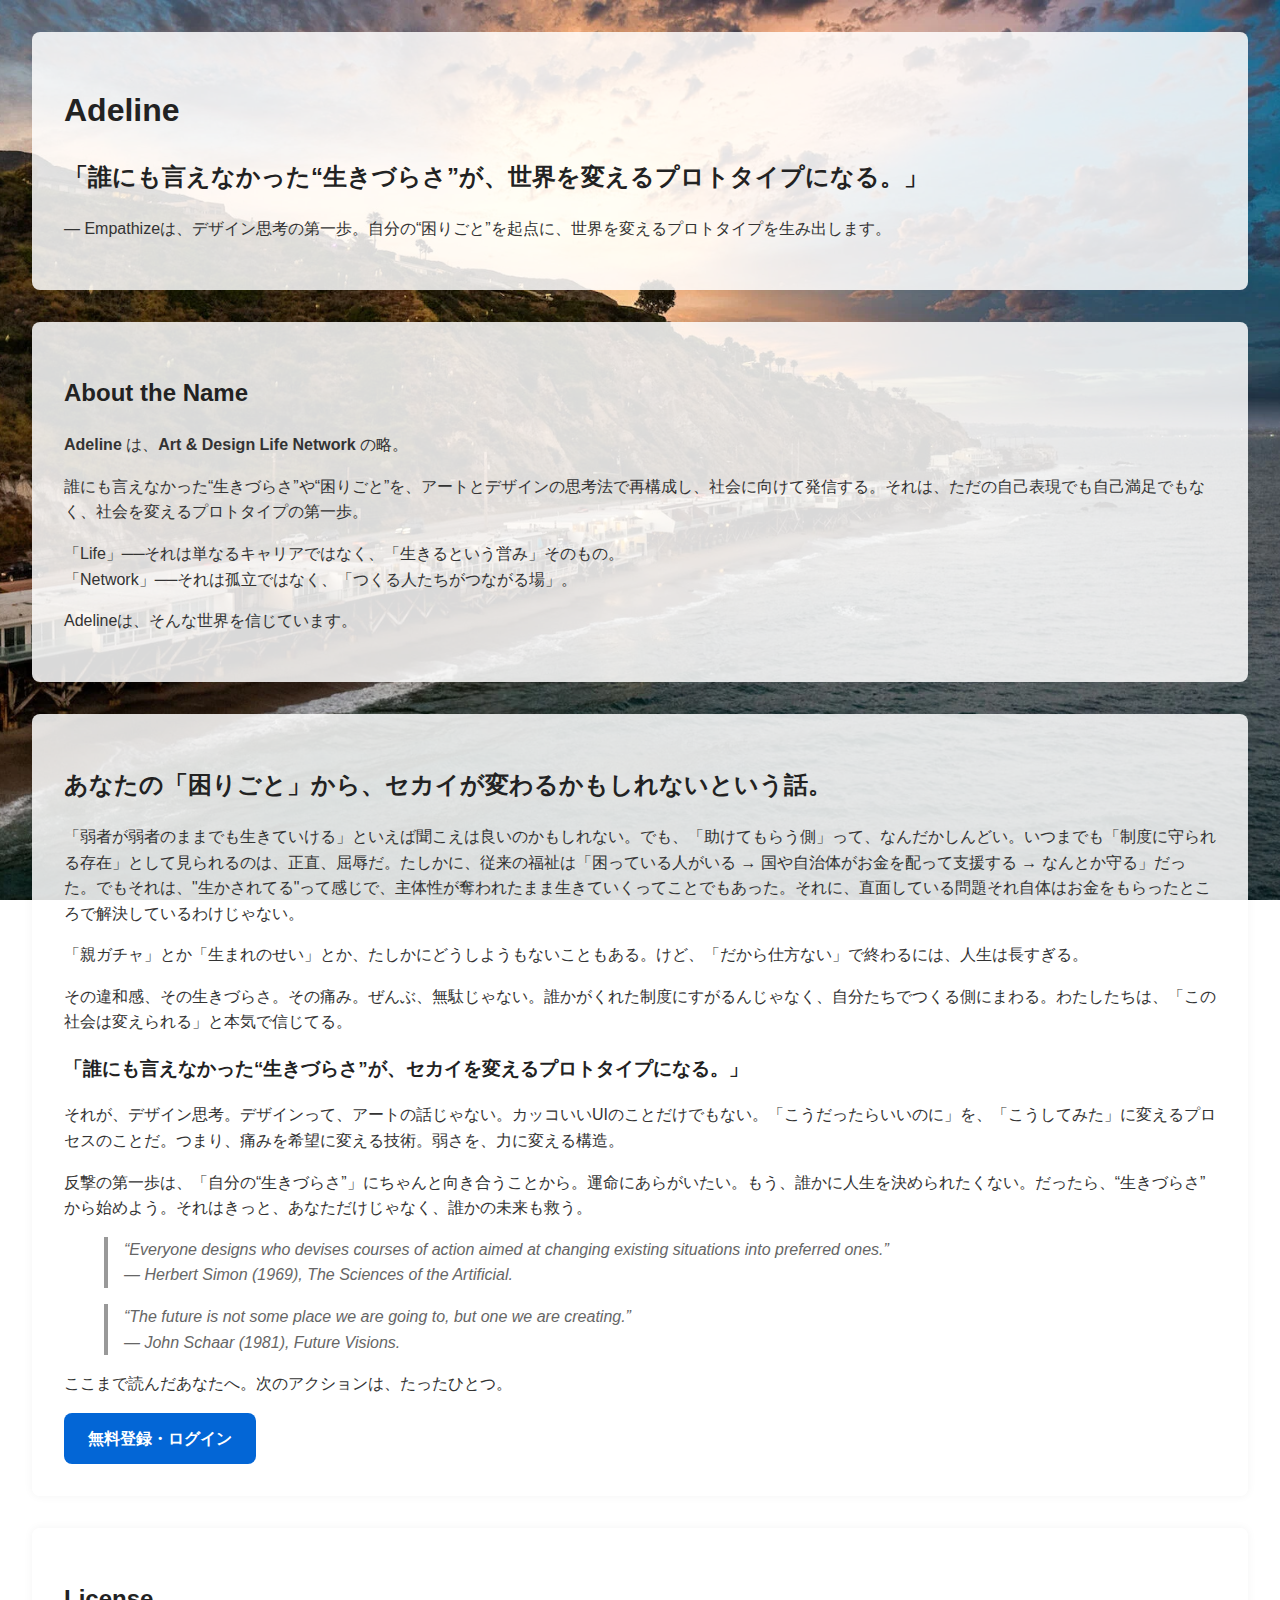
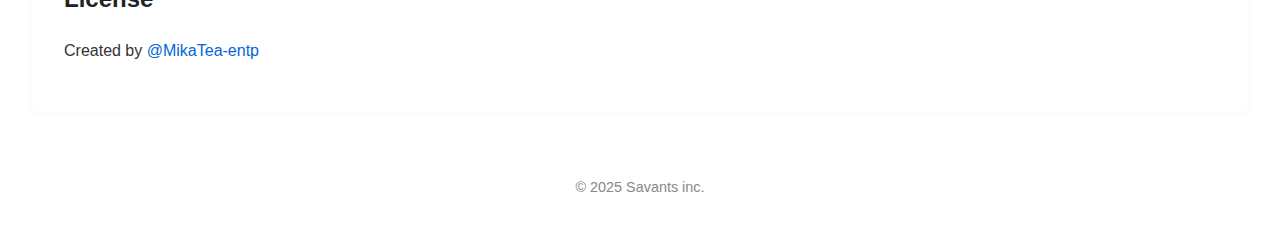
<file: index.html>
<!DOCTYPE html>
<html lang="en">
<head>
<meta charset="UTF-8" />
<meta name="viewport" content="width=device-width, initial-scale=1.0"/>
<title>Adeline</title>
<link rel="icon" href="https://mikatea.sakura.ne.jp/Adeline/auth/favicon.ico" type="image/x-icon">
<style>
    body {
        font-family: 'Segoe UI', Tahoma, Geneva, Verdana, sans-serif;
        background-color: #f7f7f7;
        color: #333;
        line-height: 1.6;
        margin: 0;
        padding: 2rem;
    }
    h1, h2, h3 {
        color: #222;
    }
    blockquote {
        border-left: 4px solid #999;
        padding-left: 1rem;
        color: #666;
        font-style: italic;
    }
    code {
        background: #eee;
        padding: 2px 4px;
        border-radius: 4px;
    }
    .section {
        background: rgba(255, 255, 255, 0.85); /* 背景のみ透明 */
        padding: 2rem;
        margin-bottom: 2rem;
        border-radius: 8px;
        box-shadow: 0 0 10px rgba(0,0,0,0.05);
    }
    ul {
        padding-left: 1.5rem;
    }
    a {
        color: #0366d6;
        text-decoration: none;
    }
    a:hover {
        text-decoration: underline;
    }
    footer {
        text-align: center;
        font-size: 0.9rem;
        color: #888;
        margin-top: 4rem;
    }
    body {
        font-family: 'Segoe UI', Tahoma, Geneva, Verdana, sans-serif;
        background: url("./Malibu.jpg") center center / cover no-repeat fixed;
        color: #333;
        line-height: 1.6;
        margin: 0;
        padding: 2rem;
    }
    .cta-button {
    display: inline-block;
    background-color: #0366d6;
    color: white;
    padding: 0.8rem 1.5rem;
    border-radius: 8px;
    font-weight: bold;
    text-decoration: none;
    transition: background-color 0.3s ease;
    }
    .cta-button:hover {
        background-color: #024a9c;
    }
</style>
</head>
<body>

    <div class="section">
        <h1>Adeline</h1>
        <h2>「誰にも言えなかった“生きづらさ”が、世界を変えるプロトタイプになる。」</h2>
        <p>— Empathizeは、デザイン思考の第一歩。自分の“困りごと”を起点に、世界を変えるプロトタイプを生み出します。</p>
    </div>
        
    <div class="section">
        <h2>About the Name</h2>
        <p><strong>Adeline</strong> は、<strong>Art & Design Life Network</strong> の略。</p>
        <p>誰にも言えなかった“生きづらさ”や“困りごと”を、アートとデザインの思考法で再構成し、社会に向けて発信する。それは、ただの自己表現でも自己満足でもなく、社会を変えるプロトタイプの第一歩。</p>
        <p>「Life」──それは単なるキャリアではなく、「生きるという営み」そのもの。<br>
        「Network」──それは孤立ではなく、「つくる人たちがつながる場」。</p>
        <p>Adelineは、そんな世界を信じています。</p>
    </div>

    <div class="section">
        <h2>あなたの「困りごと」から、セカイが変わるかもしれないという話。</h2>
        <p>「弱者が弱者のままでも生きていける」といえば聞こえは良いのかもしれない。でも、「助けてもらう側」って、なんだかしんどい。いつまでも「制度に守られる存在」として見られるのは、正直、屈辱だ。たしかに、従来の福祉は「困っている人がいる → 国や自治体がお金を配って支援する → なんとか守る」だった。でもそれは、"生かされてる"って感じで、主体性が奪われたまま生きていくってことでもあった。それに、直面している問題それ自体はお金をもらったところで解決しているわけじゃない。</p>
        <p>「親ガチャ」とか「生まれのせい」とか、たしかにどうしようもないこともある。けど、「だから仕方ない」で終わるには、人生は長すぎる。</p>
        <p>その違和感、その生きづらさ。その痛み。ぜんぶ、無駄じゃない。誰かがくれた制度にすがるんじゃなく、自分たちでつくる側にまわる。わたしたちは、「この社会は変えられる」と本気で信じてる。</p>

        <h3>「誰にも言えなかった“生きづらさ”が、セカイを変えるプロトタイプになる。」</h3>
        <p>それが、デザイン思考。デザインって、アートの話じゃない。カッコいいUIのことだけでもない。「こうだったらいいのに」を、「こうしてみた」に変えるプロセスのことだ。つまり、痛みを希望に変える技術。弱さを、力に変える構造。</p>

        <p>反撃の第一歩は、「自分の“生きづらさ”」にちゃんと向き合うことから。運命にあらがいたい。もう、誰かに人生を決められたくない。だったら、“生きづらさ”から始めよう。それはきっと、あなただけじゃなく、誰かの未来も救う。</p>
        
        <blockquote>
        “Everyone designs who devises courses of action aimed at changing existing situations into preferred ones.”<br />
        <i>— Herbert Simon (1969), The Sciences of the Artificial.</i> <br/>
        </blockquote>
        <blockquote>
        “The future is not some place we are going to, but one we are creating.”<br />
        <i>— John Schaar (1981), Future Visions.</i> <br/>
        </blockquote>

        <p>ここまで読んだあなたへ。次のアクションは、たったひとつ。</p>
        <a href="../auth/auth.html" class="cta-button">無料登録・ログイン</a>
    </div>

    <div class="section">
        <h2>License</h2>
        <p>Created by <a href="https://github.com/MikaTea-entp" target="_blank">@MikaTea-entp</a></p>
    </div>

    <footer>
        &copy; 2025 Savants inc.
    </footer>

</body>
</html>
</file>
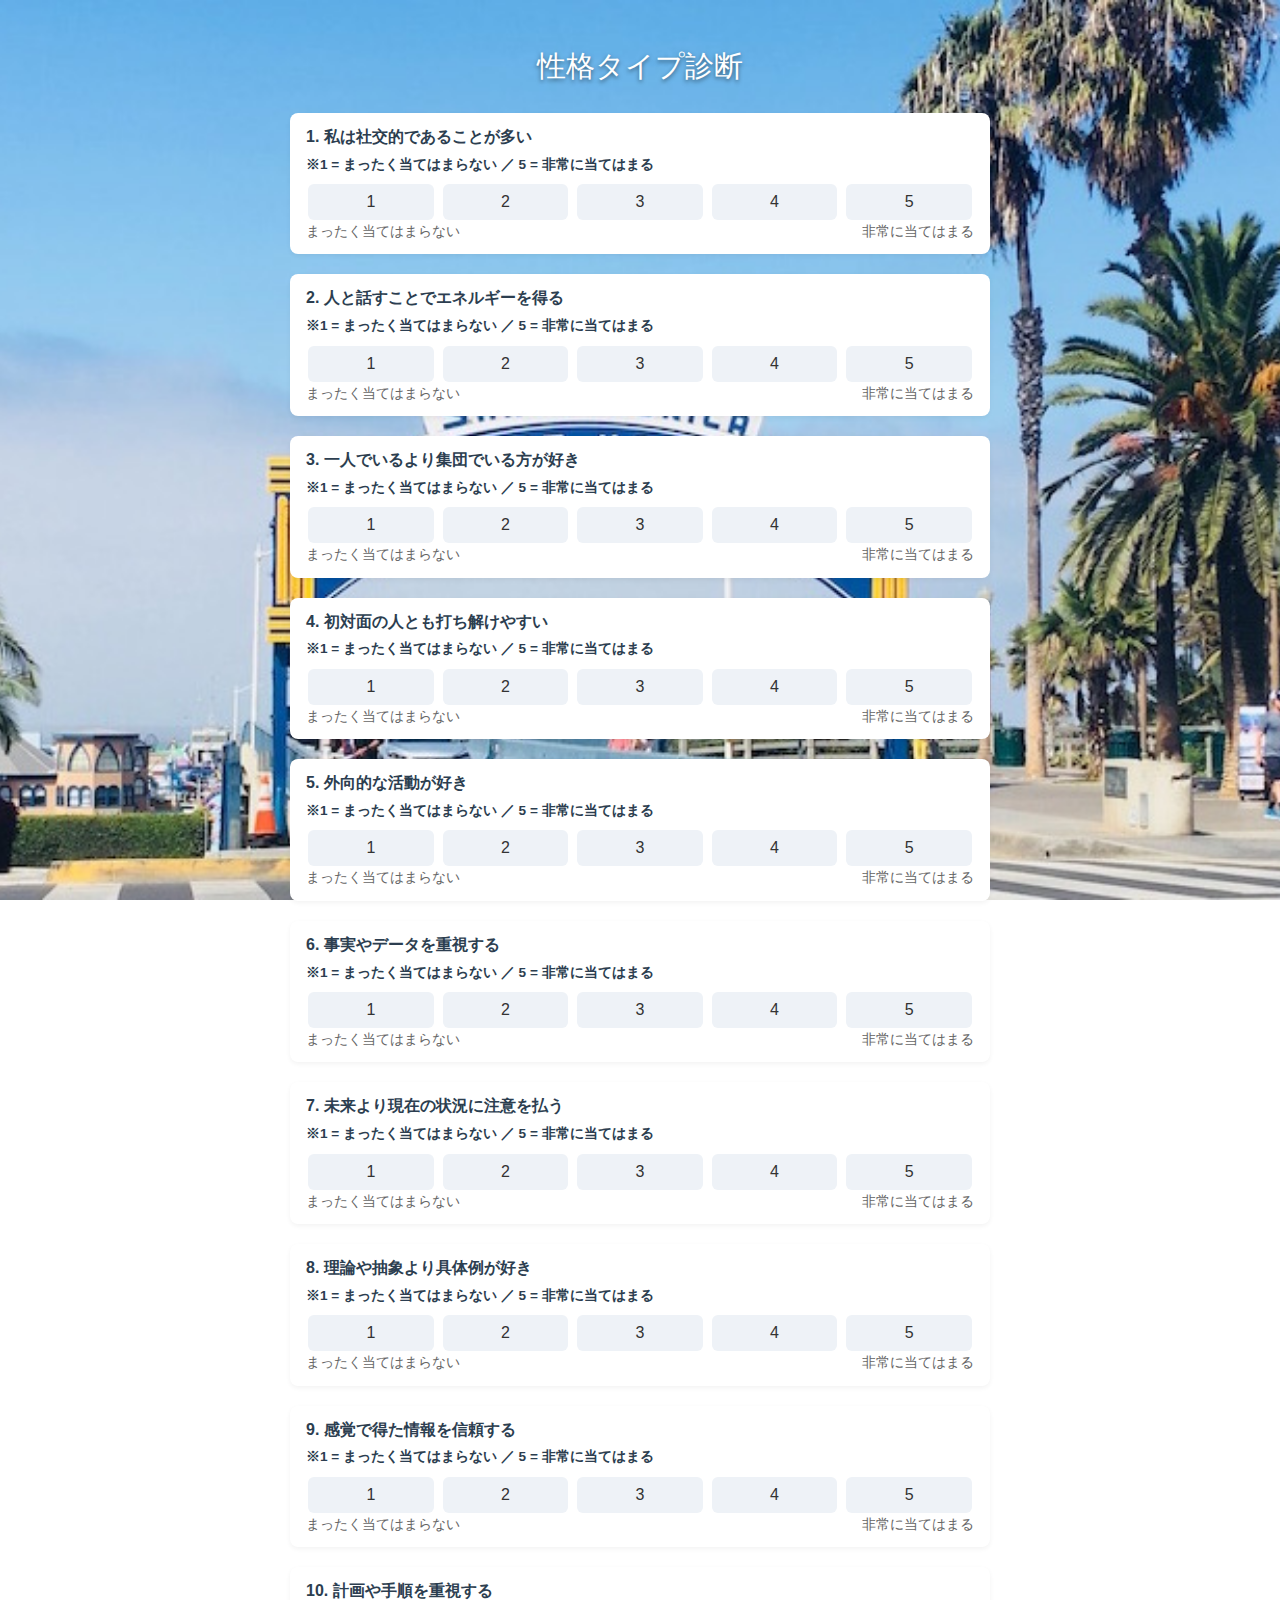
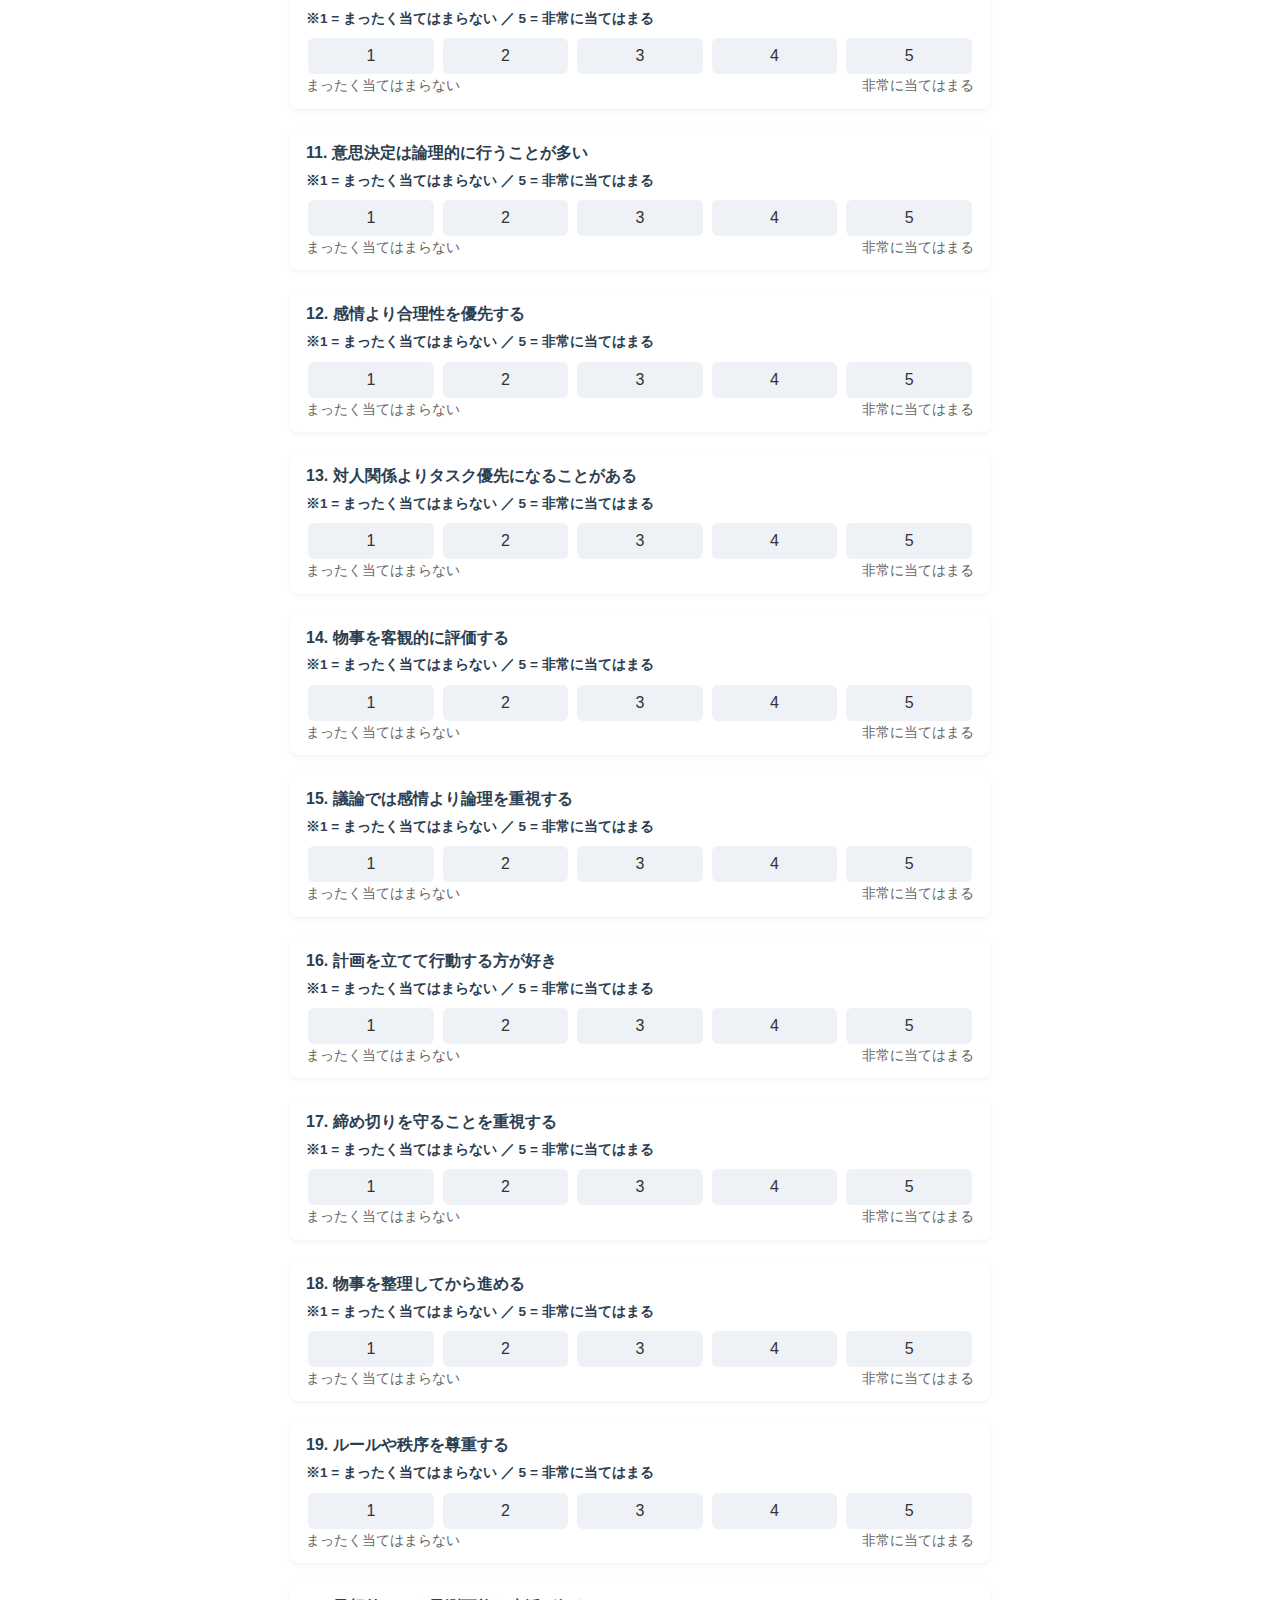
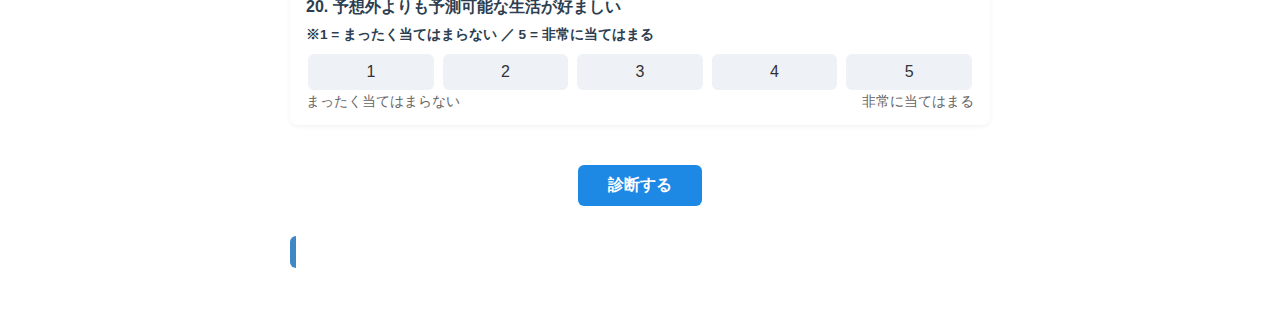
<file: mbti.html>
<!DOCTYPE html>
<html lang="ja">
<head>
<meta charset="UTF-8" />
<title>16タイプ性格診断</title>
    <link rel="stylesheet" href="reset.css" />
    <link rel="stylesheet" href="mbti_style.css" />
    <link rel="icon" href="https://mikatea.sakura.ne.jp/Adeline/auth/favicon.ico" type="image/x-icon">
<style>
body { font-family: sans-serif; max-width: 700px; margin: 20px auto; }
h1 { text-align: center; }
    .question { margin: 20px 0; }
    .scale { display: flex; justify-content: space-between; margin-top: 8px; }
    .scale label {
        flex: 1;
        text-align: center;
        background: #eef2f7;
        padding: 10px;
        border-radius: 6px;
        margin: 0 2px;
        cursor: pointer;
    }
    .scale-labels {
        display: flex;
        justify-content: space-between;
        font-size: 0.9rem;
        color: #666;
        margin-top: 4px;
    }
    .scale-hint {
        font-size: 0.85rem;
        color: #999;
        margin-top: 4px;
    }
button {
        margin: 40px auto 20px;
        padding: 10px 30px;
        display: block;
        background-color: #1e88e5;
        color: white;
        border: none;
        border-radius: 6px;
        font-size: 1rem;
        cursor: pointer;
    }
    .result {
        margin-top: 30px;
        font-weight: bold;
        font-size: 1.2rem;
        text-align: center;
    }
    .summary-note {
        font-size: 0.85rem;
        color: #777;
        text-align: center;
        margin-top: 20px;
    }
</style>
</head>
<body>

<h1>性格タイプ診断</h1>

<form id="mbtiForm"></form>
<button type="button" onclick="calculateMBTI()">診断する</button>
<div class="result" id="result"></div>

<script>
    const explanations = {
        'ISTJ': 'ロジスティシャンは現実的かつファクト重視の気質があり、とても頼りがいがあります。',
        'ESTJ': '幹部は“まとめ役”として非常に優れていて、人やものごとを管理するのが飛び抜けて上手です。',
        'ISFJ': '擁護者は献身的かつ友好的で、周りの人を守ります。',
        'ESFJ': '領事は面倒見が良く、社交的でコミュニティを大切にします。',
        'ISTP': '巨匠は独創的かつ現実的で、新しいことを試すのが大好きです。',
        'ESTP': '起業家はエネルギッシュで洞察力が鋭く、危険も楽しみます。',
        'ISFP': '冒険家は柔軟で魅力的、探究心旺盛です。',
        'ESFP': 'エンターテイナーは熱意にあふれ、周囲を楽しませます。',
        'INFJ': '提唱者は静かなビジョナリーで理想主義的です。',
        'ENFJ': '主人公は楽観的で周囲をインスパイアします。',
        'INFP': '仲介者は優しく詩的で、大義を重んじます。',
        'ENFP': '運動家は自由奔放でクリエイティブ、社交的です。',
        'INTJ': '建築家は独創的かつ戦略的で計画的です。',
        'ENTJ': '指揮官は大胆で意思が強く、解決力に優れます。',
        'INTP': '論理学者は創造力豊かで知識欲が強いです。',
        'ENTP': '討論者は好奇心旺盛で知的な難題が大好きです。'
    };

    const questions = [
        {axis: 'EI', text: '私は社交的であることが多い'},
        {axis: 'EI', text: '人と話すことでエネルギーを得る'},
        {axis: 'EI', text: '一人でいるより集団でいる方が好き'},
        {axis: 'EI', text: '初対面の人とも打ち解けやすい'},
        {axis: 'EI', text: '外向的な活動が好き'},

        {axis: 'SN', text: '事実やデータを重視する'},
        {axis: 'SN', text: '未来より現在の状況に注意を払う'},
        {axis: 'SN', text: '理論や抽象より具体例が好き'},
        {axis: 'SN', text: '感覚で得た情報を信頼する'},
        {axis: 'SN', text: '計画や手順を重視する'},

        {axis: 'TF', text: '意思決定は論理的に行うことが多い'},
        {axis: 'TF', text: '感情より合理性を優先する'},
        {axis: 'TF', text: '対人関係よりタスク優先になることがある'},
        {axis: 'TF', text: '物事を客観的に評価する'},
        {axis: 'TF', text: '議論では感情より論理を重視する'},

        {axis: 'JP', text: '計画を立てて行動する方が好き'},
        {axis: 'JP', text: '締め切りを守ることを重視する'},
        {axis: 'JP', text: '物事を整理してから進める'},
        {axis: 'JP', text: 'ルールや秩序を尊重する'},
        {axis: 'JP', text: '予想外よりも予測可能な生活が好ましい'}
    ];

    const form = document.getElementById('mbtiForm');
    questions.forEach((q, i) => {
        const div = document.createElement('div');
        div.className = 'question';
        div.innerHTML = `<p>${i + 1}. ${q.text}</p>
                        <p class="scale-hint">※1 = まったく当てはまらない ／ 5 = 非常に当てはまる</p>`;

    const scaleDiv = document.createElement('div');
    scaleDiv.className = 'scale';

    for (let j = 1; j <= 5; j++) {
        const label = document.createElement('label');
        label.innerHTML = `<input type="radio" name="q${i}" value="${j}"><span>${j}</span>`;
        scaleDiv.appendChild(label);
    }

    const labelLine = document.createElement('div');
    labelLine.className = 'scale-labels';
    labelLine.innerHTML = `<span>まったく当てはまらない</span><span>非常に当てはまる</span>`;

    div.appendChild(scaleDiv);
    div.appendChild(labelLine);
    form.appendChild(div);
    });

    function calculateMBTI() {
        const scores = { EI: 0, SN: 0, TF: 0, JP: 0 };
        for (let i = 0; i < questions.length; i++) {
            const val = document.querySelector(`input[name="q${i}"]:checked`)?.value;
            if (!val) {
            alert('全ての質問に回答してください');
            return;
            }
            scores[questions[i].axis] += parseInt(val);
        }

        const mbti =
            (scores.EI > 15 ? 'E' : 'I') +
            (scores.SN > 15 ? 'N' : 'S') +
            (scores.TF > 15 ? 'T' : 'F') +
            (scores.JP > 15 ? 'J' : 'P');

        const explanation = explanations[mbti] || 'このタイプの説明はまだありません。';
        document.getElementById('result').innerHTML =
            `あなたのMBTIタイプは <b>${mbti}</b> です！<br>${explanation}`;
    }

// ⏳ アイドル検出
let idleTimer;
const IDLE_TIMEOUT = 1000 * 60 * 10;

const resetIdleTimer = () => {
    clearTimeout(idleTimer);
    idleTimer = setTimeout(async () => {
        await signOut(auth);
        alert("10分間操作がなかったため自動ログアウトされました。");
        location.href = "https://mikatea.sakura.ne.jp/Adeline/index/index.html";
    }, IDLE_TIMEOUT);
};
</script>

</body>
</html>
</file>
<file: mbti_style.css>
/* リセット */
@import url('./reset.css');

body {
    font-family: 'M PLUS Rounded 1c', sans-serif;
    background: url("./VeniceBeach.jpg") no-repeat center center fixed;
    background-size: cover;
    color: #333;
    padding: 2rem;
    max-width: 800px;
    margin: auto;
}

h1 {
    font-size: 1.8rem;
    text-align: center;
    color: #fff; /* 白文字 */
    text-shadow: 0 2px 4px rgba(0,0,0,0.5); /* 黒っぽい影でクッキリ */
    margin-bottom: 2rem;
}

/* 質問パネル */
.question {
    background: #fff;
    border-radius: 8px;
    padding: 1rem;
    margin-bottom: 1.2rem;
    box-shadow: 0 2px 5px rgba(0,0,0,0.05);
}

.question p {
    font-weight: bold;
    margin-bottom: 0.8rem;
    color: #2c3e50;
}

/* リッカート尺度 */
.scale {
    display: flex;
    justify-content: space-between;
    align-items: center;
    gap: 0.3rem;
}

.scale label {
    flex: 1;
    text-align: center;
    background: #e6eefc;
    border-radius: 6px;
    padding: 0.5rem;
    transition: background 0.2s;
    cursor: pointer;
}

.scale label:hover {
    background: #cde1f9;
}

.scale input[type="radio"] {
    display: none;
}

.scale input[type="radio"]:checked + span {
    background: #3F88C5;
    color: white;
    font-weight: bold;
}

/* 診断ボタン */
button {
    display: block;
    margin: 2rem auto;
    background: #1a237e;
    color: white;
    padding: 0.8rem 2rem;
    border: none;
    border-radius: 6px;
    font-size: 1.1rem;
    font-weight: bold;
    cursor: pointer;
    transition: background 0.2s ease;
}

button:hover {
    background: #2a6baa;
}

/* 結果表示 */
.result {
    margin-top: 2rem;
    text-align: center;
    font-size: 1.2rem;
    font-weight: bold;
    color: #2c3e50;
    background: #ffffff;
    border-left: 6px solid #3F88C5;
    padding: 1rem;
    border-radius: 6px;
}
</file>
